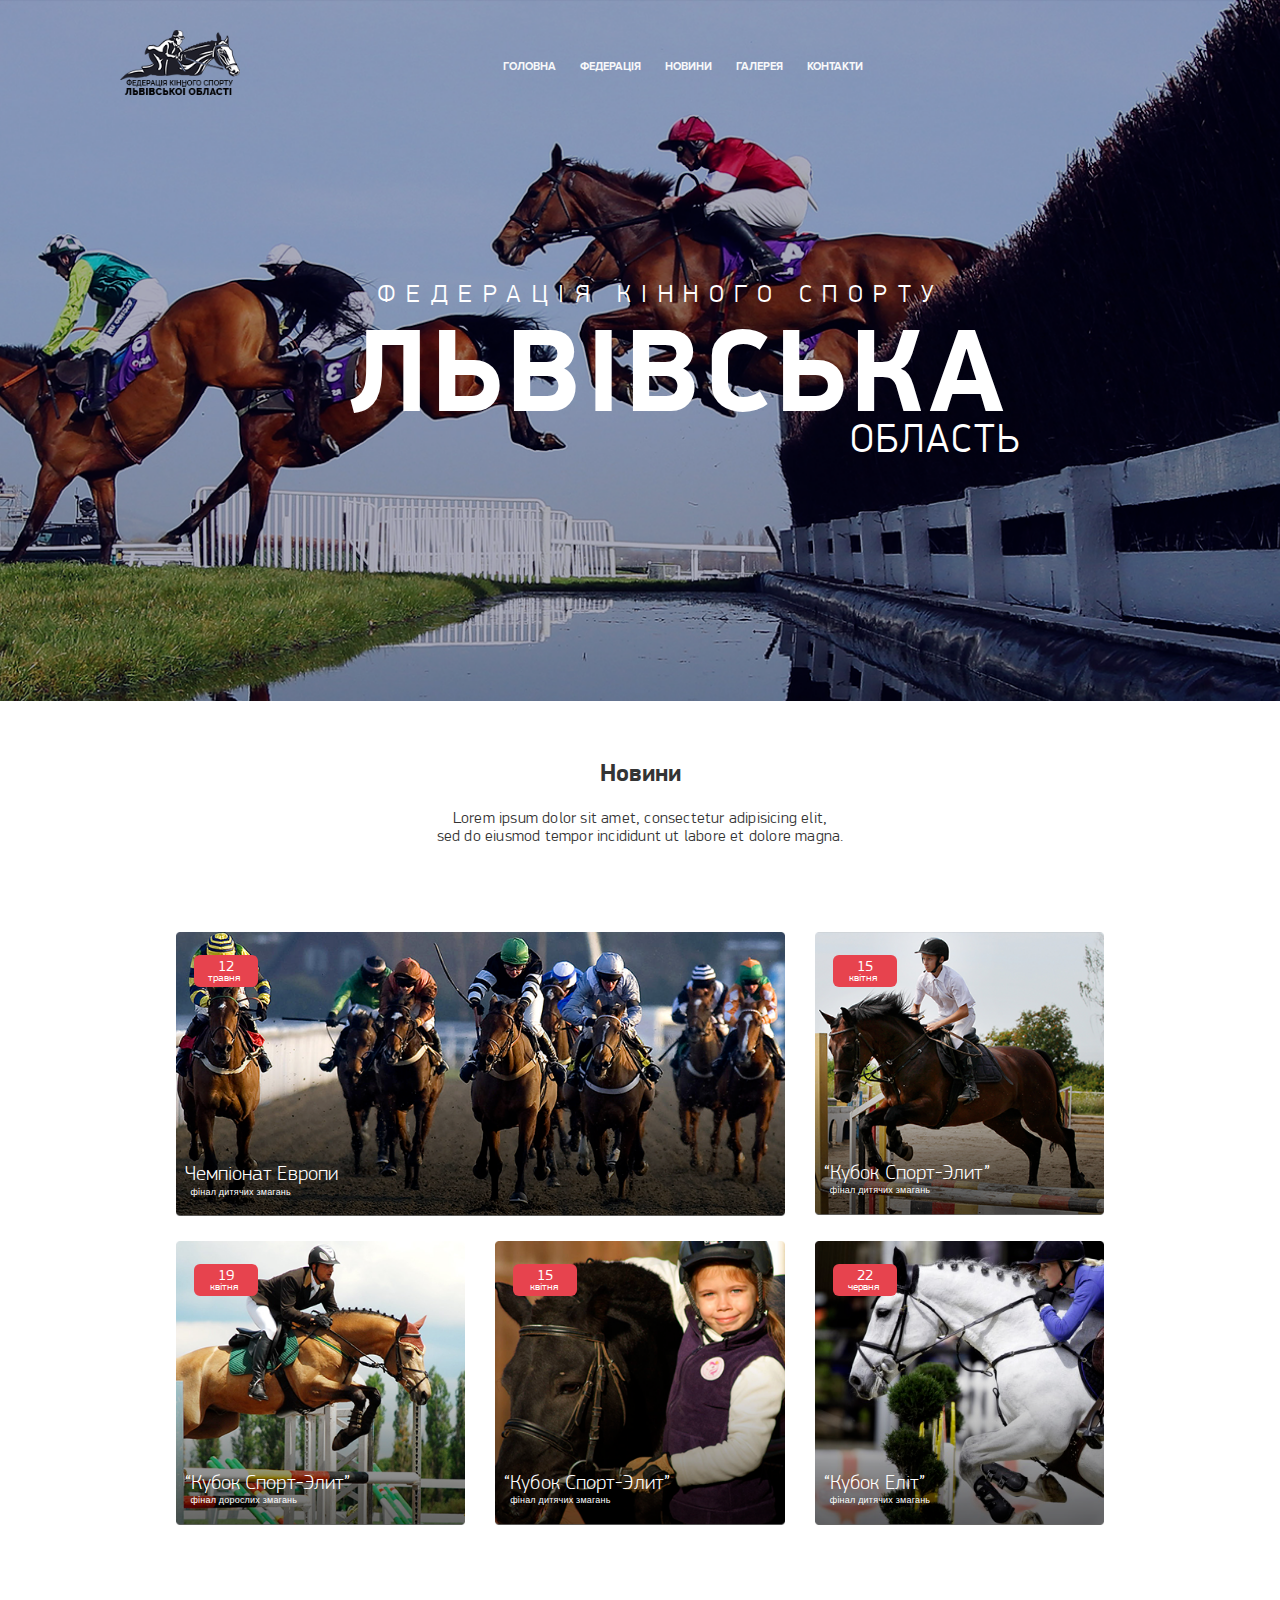
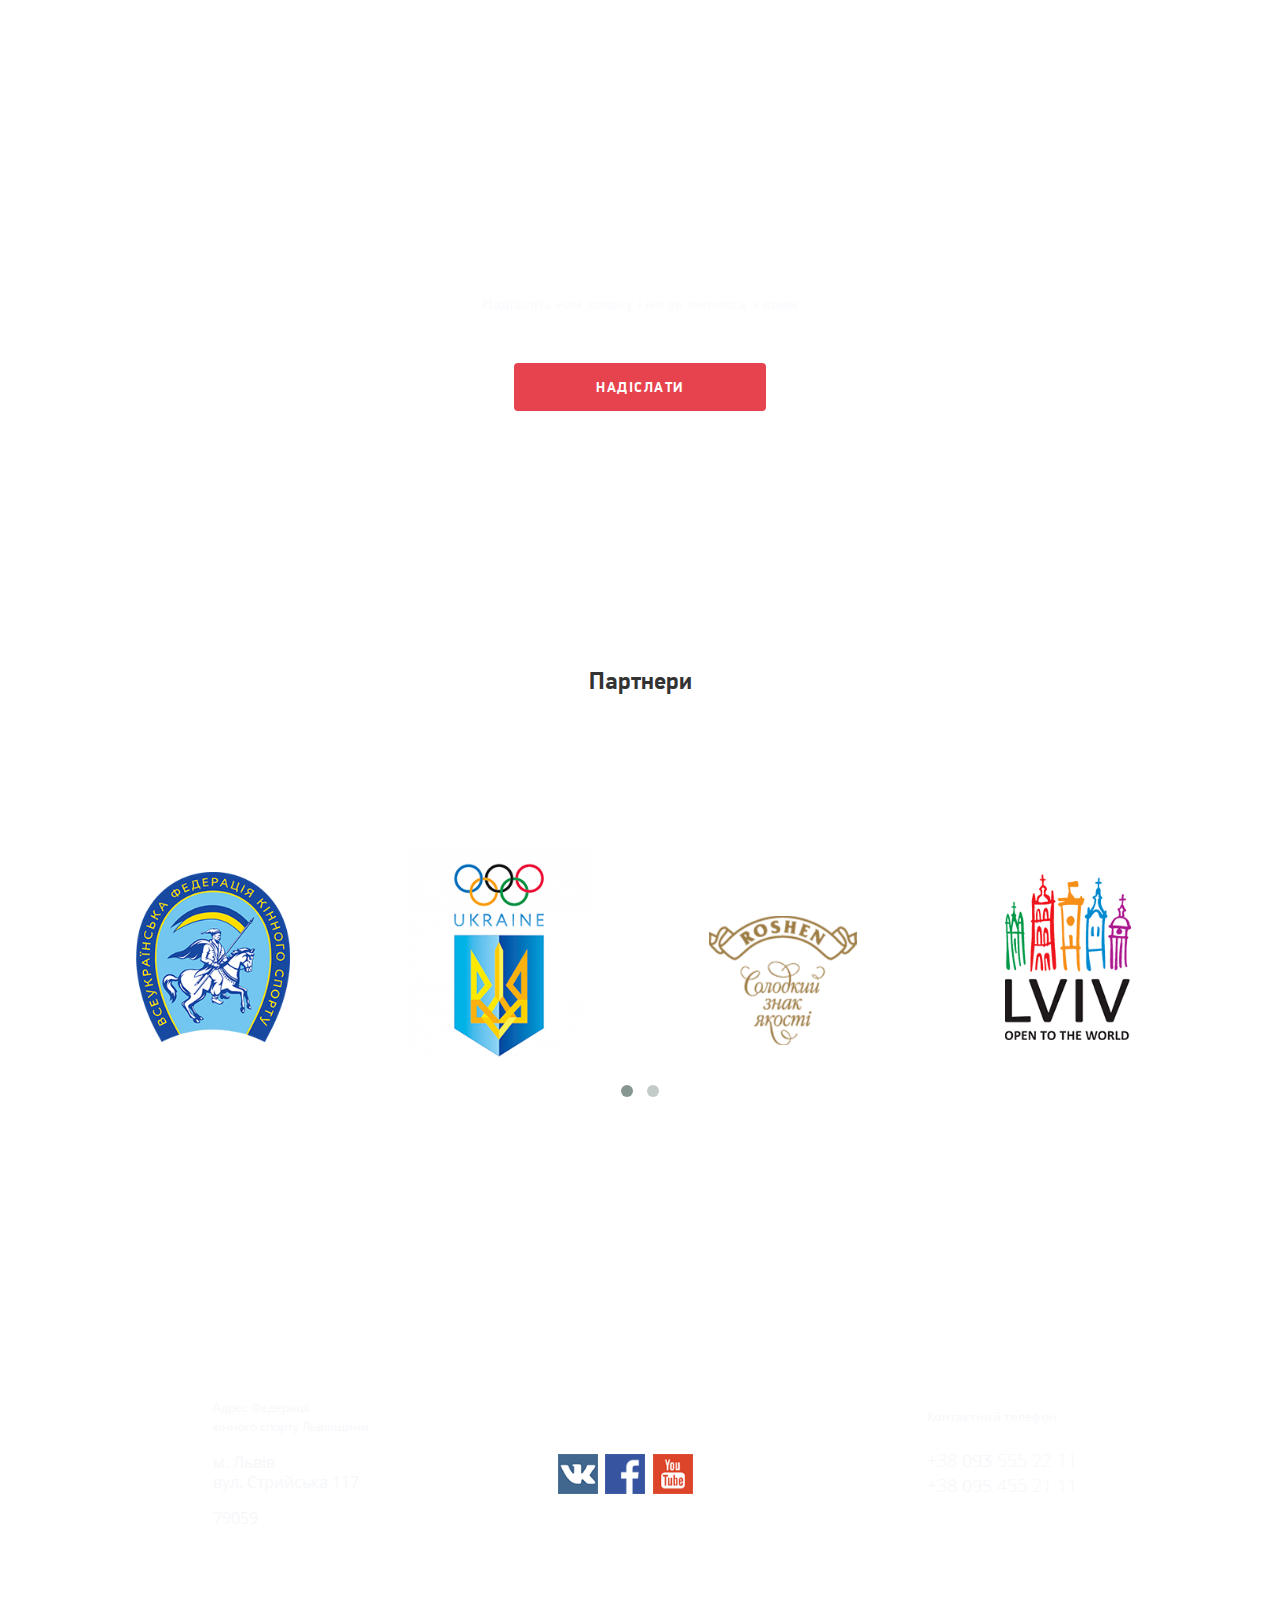
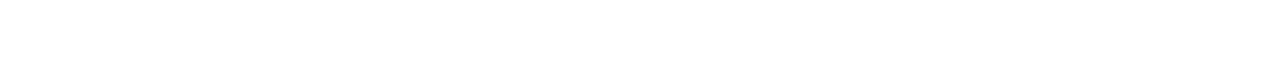
<file: index.html>
<!DOCTYPE html>
<html lang="en">
<head>
	<meta charset="utf-8">
	<meta http-equiv="X-UA-Compatible" content="IE=edge">
	<meta name="viewport" content="width=device-width, initial-scale=1">
	<title>horseback riding</title>
	<link rel="stylesheet" href="css/bootstrap.css">
	<link rel="stylesheet" href="css/style.css">
	<link rel="stylesheet" href="css/fonts.css">
	<!-- Important Owl stylesheet -->
	<link rel="stylesheet" href="css/owl.carousel.css">
	<!-- Default Theme -->
	<link rel="stylesheet" href="css/owl.theme.css">
	</head>
<body>
	<div id="top">
		<div class="bs-example bs-navbar-top-example" data-example-id="navbar-static-top">
			<nav class="navbar navbar-default navbar-static-top">
				<div class="container">
					<div class="navbar-header">
						<button type="button" class="navbar-toggle collapsed" data-toggle="collapse" data-target="#bs-example-navbar-collapse-8" aria-expanded="false">
							<span class="sr-only">Toggle navigation</span>
							<span class="icon-bar"></span>
							<span class="icon-bar"></span>
							<span class="icon-bar"></span>
						</button>
						<img class="img-responsive" src="images/logo.png" alt="horseback riding"></div>
					<div class="collapse navbar-collapse" id="bs-example-navbar-collapse-8">
						<ul class="nav navbar-nav">
							<li>
								<a href="#">головна</a>
							</li>
							<li>
								<a href="#">федерація</a>
							</li>
							<li>
								<a href="#">новини</a>
							</li>
							<li>
								<a href="#">галерея</a>
							</li>
							<li>
								<a href="#">контакти</a>
							</li>
						</ul>
					</div>
				</div>
			</nav>
		</div>
		<div class="container">
			<div class="organization">
				<h3 class="text-center">федерація кінного спорту</h3>
				<h1 class="text-center">львівська</h1>
				<h2 class="text-right">область</h2>
			</div>
		</div>
	</div>
	<div id="news">
		<div class="container">
			<h3 class="text-center">новини</h3>
			<p class="text-center">
				Lorem ipsum dolor sit amet, consectetur adipisicing elit,
				<br>sed do eiusmod tempor incididunt ut labore et dolore magna.</p>
			<div class="schedule">
				<div class="row">
					<div class="col-xs-12 col-sm-12 col-md-8 col-lg-8">
					<div class="image">
					<a href="#">
						<img class="img-responsive" src="images/news_image_1.png" alt="">
							<p>
								12
								<br>
								<span>травня</span>
							</p>
							<p>Чемпіонат Европи</p>
							<p>фінал дитячих змагань</p>
						</a>
					</div>
				</div>
					<div class="col-xs-12 col-sm-6 col-md-4 col-lg-4">
					<div class="image space">
					<a href="#">
					<img class="img-responsive " src="images/news_image_2.png" alt="">
							<p>
								15
								<br>
								<span>квітня</span>
							</p>
							<p>“Кубок Спорт-Элит”</p>
							<p>фінал дитячих змагань</p>
						</a>
						</div>
					</div>
					<div class="clearfix visible-md-block visible-lg-block"></div>
					<div class="col-xs-12 col-sm-6 col-md-4 col-lg-4">
					<div class="image room">
					<a href="#">
						<img class="img-responsive" src="images/news_image_3.png" alt="">
							<p>
								19
								<br>
								<span>квітня</span>
							</p>
							<p>“Кубок Спорт-Элит”</p>
							<p>фінал дорослих змагань</p>
						</a>
					</div>
					</div>
					<div class="col-xs-12 col-sm-6 col-md-4 col-lg-4">
					<div class="image room">
					<a href="#">
						<img class="img-responsive " src="images/news_image_4.png" alt="">
							<p>
								15
								<br>
								<span>квітня</span>
							</p>
							<p>“Кубок Спорт-Элит”</p>
							<p>фінал дитячих змагань</p>
						</a>
					</div>
					</div>
					<div class="col-xs-12 col-sm-6 col-md-4 col-lg-4">
					<div class="image room">
					<a href="#">
						<img class="img-responsive" src="images/news_image_5.png" alt="">
							<p>
								22
								<br>
								<span>червня</span>
							</p>
							<p>“Кубок Еліт”</p>
							<p>фінал дитячих змагань</p>
						</a>
					</div>
					</div>
				</div>
			</div>
		</div>
	</div>
	<div id="membership">
		<div class="container">
			<div class="row">
				<div class="col-xs-12 col-sm-12 col-md-12 col-lg-12">
				<div class="participant">
					<h1 class="text-center">бажаєш стати членом клубу?</h1>
					<p class="text-center">Надішліть нам заявку і ми зв'яжемось з вами</p>
					<a class="btn btn-default" href="#" role="button">НАДІСЛАТИ</a>
				</div>
				</div>
			</div>
		</div>
	</div>
	<div id="partners">
		<div class="container">
		<h3 class="text-center">Партнери</h3>
			<div id="owl-demo">
			          
			  <img class="ab" src="images/hb_riding.png" alt="Owl Image">
			  <img class="cd" src="images/ukraine.png" alt="Owl Image">
			  <img class="ef" src="images/roshen.png" alt="Owl Image">
			  <img class="gh" src="images/lviv.png" alt="Owl Image">
			  <img class="ab" src="images/hb_riding.png" alt="Owl Image">
			  <img class="cd" src="images/ukraine.png" alt="Owl Image">
			  <img class="ef" src="images/roshen.png" alt="Owl Image">
			  <img class="gh" src="images/lviv.png" alt="Owl Image">

			</div>
		</div>
		</div>
	<footer>
		<div class="container">
		<div class="contacts">
			<div class="row">
				<div class="col-xs-12 col-sm-12 col-md-4 col-lg-4">
				<div class="address">
							<h4>Адрес Федерації<br> кінного спорту Львівщини</h4>
							<p> м. Львів<br>
							вул. Стрийська 117 </p>
							<p>79059</p>
				</div>
				</div>
				<div class="col-xs-12 col-sm-12 col-md-4 col-lg-4">
				<div class="social">
					<a href="#">
						<img src="images/vk.png" alt=""></a>
					<a href="#">
						<img src="images/facebook.png" alt=""></a>
					<a href="#">
						<img src="images/youtube.png" alt=""></a>
				</div>
				</div>
				<div class="col-xs-12 col-sm-12 col-md-4 col-lg-4">
				<div class="phone">
						<h4>Контактний телефон</h4>
						<p>
							+38
							<span>093</span>
							555 22 11
							<br>
							+38
							<span>095</span>
							455 21 11
						</p>
				</div>
				</div>
			</div>
		</div>
		</div>
	</footer>
	<script src="https://ajax.googleapis.com/ajax/libs/jquery/1.11.3/jquery.min.js"></script>
	<script src="js/bootstrap.js"></script>
		<!--  jQuery 1.7+  -->
	<script src="js/jquery-1.9.1.min.js"></script>
	 
	<!-- Include js plugin -->
	<script src="js/owl.carousel.js"></script>
	<script>
		$(function() {
		  $('.navbar-toggle').click(function () {

		      $( ".organization" ).css({'margin-top':'0px'});
		});
		});
	</script>
	<script>
		$(document).ready(function() {
		 
		  $("#owl-demo").owlCarousel({
		 
		      autoPlay: 3000, //Set AutoPlay to 3 seconds
		 
		      items : 4,
		      autoWidth:true,
		      margin:10,
		      loop:true,
			  itemsCustom : false,
			  itemsDesktop : [1199,4],
			  itemsDesktopSmall : [980,3],
			  itemsTablet: [768,2],
			  itemsTabletSmall: false,
			  itemsMobile : [479,1],
		 
		  });
		 
		});
	</script>
</body>
</html>
</file>
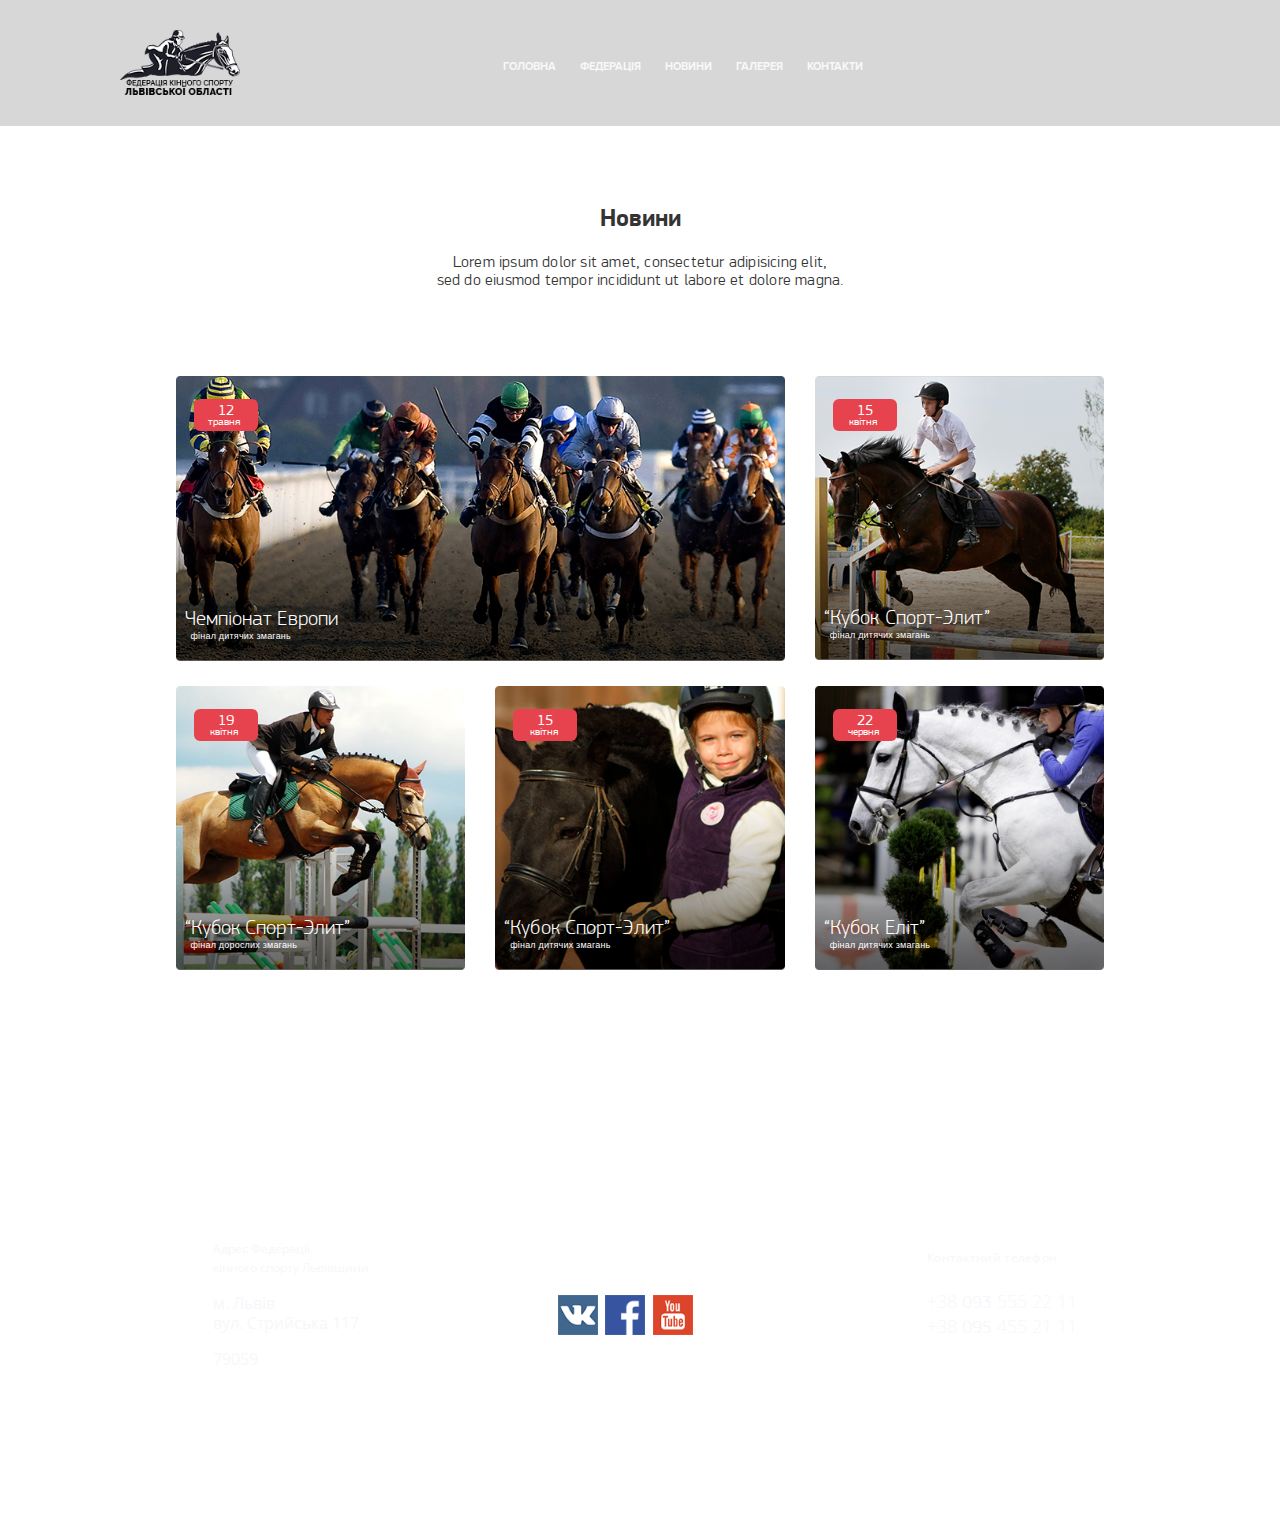
<file: index2.html>
<!DOCTYPE html>
<html lang="en">
<head>
	<meta charset="utf-8">
	<meta http-equiv="X-UA-Compatible" content="IE=edge">
	<meta name="viewport" content="width=device-width, initial-scale=1">
	<title>horseback riding</title>
	<link rel="stylesheet" href="css/bootstrap.css">
	<link rel="stylesheet" href="css/style.css">
	<link rel="stylesheet" href="css/fonts.css">
	</head>
<body>
	<div id="header">
		<div class="bs-example bs-navbar-top-example" data-example-id="navbar-static-top">
			<nav class="navbar navbar-default navbar-static-top">
				<div class="container">
					<div class="navbar-header">
						<button type="button" class="navbar-toggle collapsed" data-toggle="collapse" data-target="#bs-example-navbar-collapse-8" aria-expanded="false">
							<span class="sr-only">Toggle navigation</span>
							<span class="icon-bar"></span>
							<span class="icon-bar"></span>
							<span class="icon-bar"></span>
						</button>
						<img class="img-responsive" src="images/logo.png" alt="horseback riding"></div>
					<div class="collapse navbar-collapse" id="bs-example-navbar-collapse-8">
						<ul class="nav navbar-nav">
							<li>
								<a href="#">головна</a>
							</li>
							<li>
								<a href="#">федерація</a>
							</li>
							<li>
								<a href="#">новини</a>
							</li>
							<li>
								<a href="#">галерея</a>
							</li>
							<li>
								<a href="#">контакти</a>
							</li>
						</ul>
					</div>
				</div>
			</nav>
		</div>
	</div>
	<div id="news">
		<div class="container">
			<h3 class="text-center">новини</h3>
			<p class="text-center">
				Lorem ipsum dolor sit amet, consectetur adipisicing elit,
				<br>sed do eiusmod tempor incididunt ut labore et dolore magna.</p>
			<div class="schedule">
				<div class="row">
					<div class="col-xs-12 col-sm-12 col-md-8 col-lg-8">
					<div class="image">
					<a href="#">
						<img class="img-responsive" src="images/news_image_1.png" alt="">
							<p>
								12
								<br>
								<span>травня</span>
							</p>
							<p>Чемпіонат Европи</p>
							<p>фінал дитячих змагань</p>
						</a>
					</div>
				</div>
					<div class="col-xs-12 col-sm-6 col-md-4 col-lg-4">
					<div class="image space">
					<a href="#">
					<img class="img-responsive " src="images/news_image_2.png" alt="">
							<p>
								15
								<br>
								<span>квітня</span>
							</p>
							<p>“Кубок Спорт-Элит”</p>
							<p>фінал дитячих змагань</p>
						</a>
						</div>
					</div>
					<div class="clearfix visible-md-block visible-lg-block"></div>
					<div class="col-xs-12 col-sm-6 col-md-4 col-lg-4">
					<div class="image room">
					<a href="#">
						<img class="img-responsive" src="images/news_image_3.png" alt="">
							<p>
								19
								<br>
								<span>квітня</span>
							</p>
							<p>“Кубок Спорт-Элит”</p>
							<p>фінал дорослих змагань</p>
						</a>
					</div>
					</div>
					<div class="col-xs-12 col-sm-6 col-md-4 col-lg-4">
					<div class="image room">
					<a href="#">
						<img class="img-responsive " src="images/news_image_4.png" alt="">
							<p>
								15
								<br>
								<span>квітня</span>
							</p>
							<p>“Кубок Спорт-Элит”</p>
							<p>фінал дитячих змагань</p>
						</a>
					</div>
					</div>
					<div class="col-xs-12 col-sm-6 col-md-4 col-lg-4">
					<div class="image room">
					<a href="#">
						<img class="img-responsive" src="images/news_image_5.png" alt="">
							<p>
								22
								<br>
								<span>червня</span>
							</p>
							<p>“Кубок Еліт”</p>
							<p>фінал дитячих змагань</p>
						</a>
					</div>
					</div>
				</div>
			</div>
		</div>
	</div>
	<footer class="space">
		<div class="container">
		<div class="contacts">
			<div class="row">
				<div class="col-xs-12 col-sm-12 col-md-4 col-lg-4">
				<div class="address">
							<h4>Адрес Федерації<br> кінного спорту Львівщини</h4>
							<p> м. Львів<br>
							вул. Стрийська 117 </p>
							<p>79059</p>
				</div>
				</div>
				<div class="col-xs-12 col-sm-12 col-md-4 col-lg-4">
				<div class="social">
					<a href="#">
						<img src="images/vk.png" alt=""></a>
					<a href="#">
						<img src="images/facebook.png" alt=""></a>
					<a href="#">
						<img src="images/youtube.png" alt=""></a>
				</div>
				</div>
				<div class="col-xs-12 col-sm-12 col-md-4 col-lg-4">
				<div class="phone">
						<h4>Контактний телефон</h4>
						<p>
							+38
							<span>093</span>
							555 22 11
							<br>
							+38
							<span>095</span>
							455 21 11
						</p>
				</div>
				</div>
			</div>
		</div>
		</div>
	</footer>
	<script src="https://ajax.googleapis.com/ajax/libs/jquery/1.11.3/jquery.min.js"></script>
	<script src="js/bootstrap.js"></script>
</body>
</html>
</file>
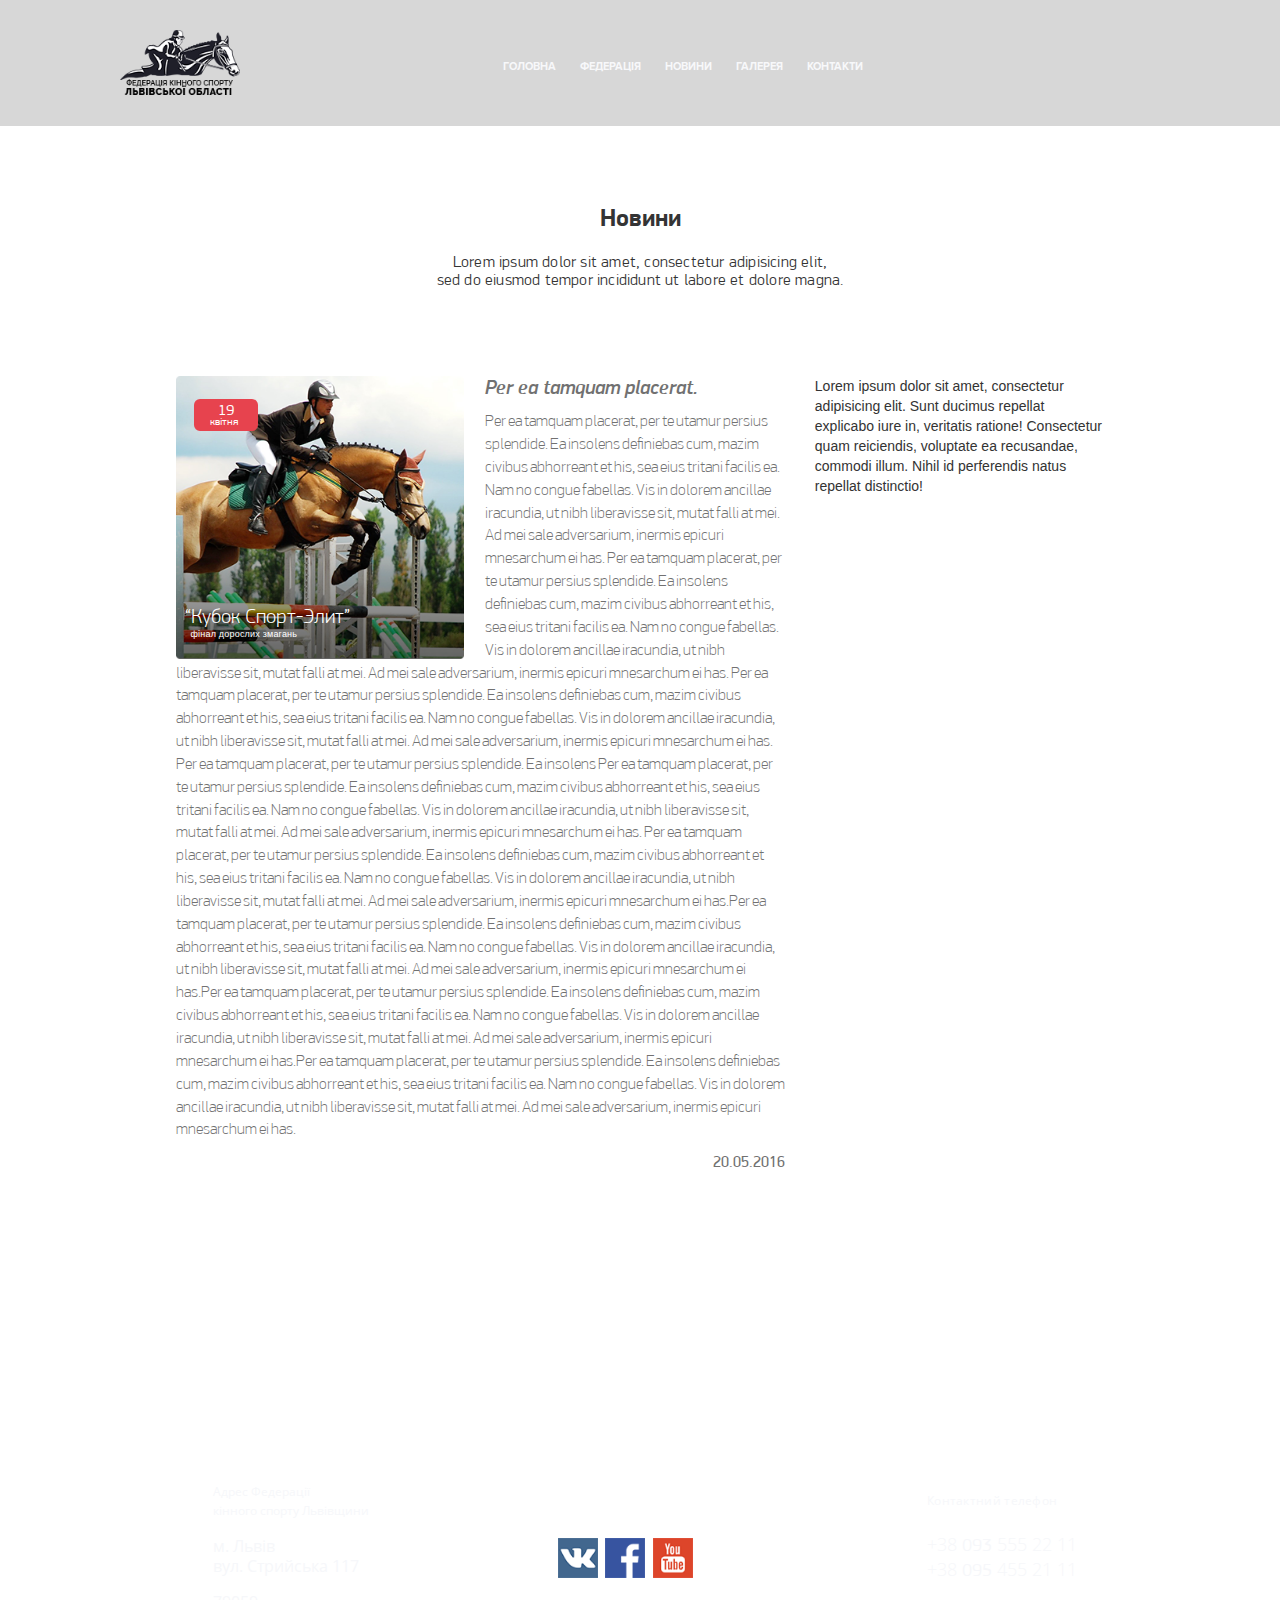
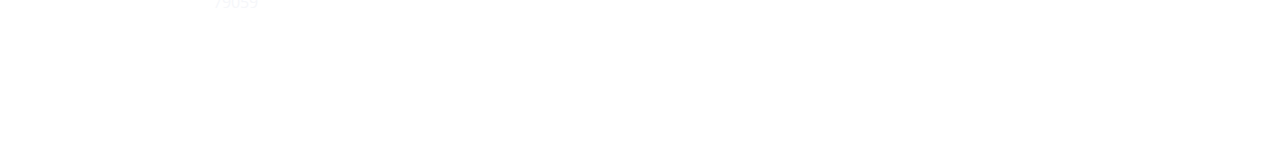
<file: index3.html>
<!DOCTYPE html>
<html lang="en">
<head>
	<meta charset="utf-8">
	<meta http-equiv="X-UA-Compatible" content="IE=edge">
	<meta name="viewport" content="width=device-width, initial-scale=1">
	<title>horseback riding</title>
	<link rel="stylesheet" href="css/bootstrap.css">
	<link rel="stylesheet" href="css/style.css">
	<link rel="stylesheet" href="css/fonts.css"></head>
<body>
	<div id="header">
		<div class="bs-example bs-navbar-top-example" data-example-id="navbar-static-top">
			<nav class="navbar navbar-default navbar-static-top">
				<div class="container">
					<div class="navbar-header">
						<button type="button" class="navbar-toggle collapsed" data-toggle="collapse" data-target="#bs-example-navbar-collapse-8" aria-expanded="false">
							<span class="sr-only">Toggle navigation</span>
							<span class="icon-bar"></span>
							<span class="icon-bar"></span>
							<span class="icon-bar"></span>
						</button>
						<img class="img-responsive" src="images/logo.png" alt="horseback riding"></div>
					<div class="collapse navbar-collapse" id="bs-example-navbar-collapse-8">
						<ul class="nav navbar-nav">
							<li>
								<a href="#">головна</a>
							</li>
							<li>
								<a href="#">федерація</a>
							</li>
							<li>
								<a href="#">новини</a>
							</li>
							<li>
								<a href="#">галерея</a>
							</li>
							<li>
								<a href="#">контакти</a>
							</li>
						</ul>
					</div>
				</div>
			</nav>
		</div>
	</div>
	<div id="news">
		<div class="container">
			<h3 class="text-center">новини</h3>
			<p class="text-center">
				Lorem ipsum dolor sit amet, consectetur adipisicing elit,
				<br>sed do eiusmod tempor incididunt ut labore et dolore magna.</p>
			<div class="schedule">
				<div class="row">
					<div class="col-xs-12 col-sm-8 col-md-8 col-lg-8">
						<div class="image room content">
							<a href="#">
								<img class="img-responsive" src="images/news_image_3.png" alt="">
								<p>
									19
									<br>
									<span>квітня</span>
								</p>
								<p>“Кубок Спорт-Элит”</p>
								<p>фінал дорослих змагань</p>
							</a>
						</div>
						<div class="textnews">
							<h3>Per ea tamquam placerat.</h3>
							<p>
								Per ea tamquam placerat, per te utamur persius splendide. Ea insolens definiebas cum, mazim civibus abhorreant et his, sea eius tritani facilis ea. Nam no congue fabellas. Vis in dolorem ancillae iracundia, ut nibh liberavisse sit, mutat falli at mei. Ad mei sale adversarium, inermis epicuri mnesarchum ei has.
							Per ea tamquam placerat, per te utamur persius splendide. Ea insolens definiebas cum, mazim civibus abhorreant et his, sea eius tritani facilis ea. Nam no congue fabellas. Vis in dolorem ancillae iracundia, ut nibh liberavisse sit, mutat falli at mei. Ad mei sale adversarium, inermis epicuri mnesarchum ei has.
							Per ea tamquam placerat, per te utamur persius splendide. Ea insolens definiebas cum, mazim civibus abhorreant et his, sea eius tritani facilis ea. Nam no congue fabellas. Vis in dolorem ancillae iracundia, ut nibh liberavisse sit, mutat falli at mei. Ad mei sale adversarium, inermis epicuri mnesarchum ei has.
							Per ea tamquam placerat, per te utamur persius splendide. Ea insolens Per ea tamquam placerat, per te utamur persius splendide. Ea insolens definiebas cum, mazim civibus abhorreant et his, sea eius tritani facilis ea. Nam no congue fabellas. Vis in dolorem ancillae iracundia, ut nibh liberavisse sit, mutat falli at mei. Ad mei sale adversarium, inermis epicuri mnesarchum ei has. Per ea tamquam placerat, per te utamur persius splendide. Ea insolens definiebas cum, mazim civibus abhorreant et his, sea eius tritani facilis ea. Nam no congue fabellas. Vis in dolorem ancillae iracundia, ut nibh liberavisse sit, mutat falli at mei. Ad mei sale adversarium, inermis epicuri mnesarchum ei has.Per ea tamquam placerat, per te utamur persius splendide. Ea insolens definiebas cum, mazim civibus abhorreant et his, sea eius tritani facilis ea. Nam no congue fabellas. Vis in dolorem ancillae iracundia, ut nibh liberavisse sit, mutat falli at mei. Ad mei sale adversarium, inermis epicuri mnesarchum ei has.Per ea tamquam placerat, per te utamur persius splendide. Ea insolens definiebas cum, mazim civibus abhorreant et his, sea eius tritani facilis ea. Nam no congue fabellas. Vis in dolorem ancillae iracundia, ut nibh liberavisse sit, mutat falli at mei. Ad mei sale adversarium, inermis epicuri mnesarchum ei has.Per ea tamquam placerat, per te utamur persius splendide. Ea insolens definiebas cum, mazim civibus abhorreant et his, sea eius tritani facilis ea. Nam no congue fabellas. Vis in dolorem ancillae iracundia, ut nibh liberavisse sit, mutat falli at mei. Ad mei sale adversarium, inermis epicuri mnesarchum ei has.
							</p>
							<span>20.05.2016</span>
						</div>
					</div>
					<div class="col-xs-12 col-sm-4 col-md-4 col-lg-4">
						<p>
							Lorem ipsum dolor sit amet, consectetur adipisicing elit. Sunt ducimus repellat explicabo iure in, veritatis ratione! Consectetur quam reiciendis, voluptate ea recusandae, commodi illum. Nihil id perferendis natus repellat distinctio!
						</p>
					</div>
				</div>
			</div>
		</div>
	</div>
	<footer class="space">
		<div class="container">
			<div class="contacts">
				<div class="row">
					<div class="col-xs-12 col-sm-12 col-md-4 col-lg-4">
						<div class="address">
							<h4>
								Адрес Федерації
								<br>кінного спорту Львівщини</h4>
							<p>
								м. Львів
								<br>вул. Стрийська 117</p>
							<p>79059</p>
						</div>
					</div>
					<div class="col-xs-12 col-sm-12 col-md-4 col-lg-4">
						<div class="social">
							<a href="#">
								<img src="images/vk.png" alt=""></a>
							<a href="#">
								<img src="images/facebook.png" alt=""></a>
							<a href="#">
								<img src="images/youtube.png" alt=""></a>
						</div>
					</div>
					<div class="col-xs-12 col-sm-12 col-md-4 col-lg-4">
						<div class="phone">
							<h4>Контактний телефон</h4>
							<p>
								+38
								<span>093</span>
								555 22 11
								<br>
								+38
								<span>095</span>
								455 21 11
							</p>
						</div>
					</div>
				</div>
			</div>
		</div>
	</footer>
	<script src="https://ajax.googleapis.com/ajax/libs/jquery/1.11.3/jquery.min.js"></script>
	<script src="js/bootstrap.js"></script>
</body>
</html>
</file>
<file: css/style.css>
#top {
	background-image: url(../images/bg_header.png);
	background-repeat: no-repeat;
	background-size: cover;
	background-position: center;
	background-attachment: fixed;
}

.navbar-header img {
	max-width: 120px;
	padding-top: 30px;
	margin-left: 50px;

}

.navbar-default {
	background-color: transparent;
	border-color: transparent;

}

.navbar-nav {
	float: none;
	margin: auto;
	max-width: 535px;
	padding-top: 40px;
	padding-left: 130px;

}

.navbar-default .navbar-nav > li > a {
	text-transform: uppercase;
	color: #f7f8fa;
	font-size: 11px;
	font-family: "PNB";
	padding: 17px 24px 0 0;

}

.navbar-default .navbar-nav > li > a:hover, .navbar-default .navbar-nav > li > a:focus {
	color: #fff;
	background-color: #94a4c0;
	padding: 15px 15px;
	margin: 2px 9px 0 -15px;

}

.organization {
	max-width: 762px;
	margin: auto;
	padding: 121px 0 231px;

}

.organization h1, h2, h3 {
	color: #ffffff;
	text-transform: uppercase;

}

.organization h2 {
	font-family: 'PDDPL';
	font-size: 40px;
	letter-spacing: 2px;
	margin-top: -28px;

}

.organization h1 {
	font-family: 'PDDPB';
	font-size: 118px;
	margin-top: -13px;
	letter-spacing: 5px;
	padding-left: 80px;

}

.organization h3 {
	font-family: 'PDDPL';
	font-size: 25px;
	letter-spacing: 10.5px;
	padding-left: 41px;
	padding-top: 23px;

}

#news h3.text-center {
	color: #343435;
	font-family: "PDDPB";
	text-transform: capitalize;
	font-size: 25px;
	padding: 38px 0 12px;

}

#news p.text-center {
	font-family: "PDDPL";
	font-size: 16px;
	max-width: 460px;
	margin: auto;
	line-height: 18px;
	letter-spacing: 0.2px;
	padding: 0 0px 87px 0;

}

.image {
	position: relative;
	overflow: hidden;

}

img.full {
	max-width: 100% !important;

}

.image img {
	-moz-transition: all 1s ease-out;
	-o-transition: all 1s ease-out;
	-webkit-transition: all 1s ease-out;
}

.image img:hover {
	-webkit-transform: scale(1.1);
	-moz-transform: scale(1.1);
	-o-transform: scale(1.1);
}

.image p:nth-child(2) {
	font-family: "PSSPR";
	line-height: 10px;
	padding-top: 6px;
	top: 23px;
	width: 64px;
	background-color: #e7434e;
	border-radius: 6px;
	height: 32px;
	text-align: center;
	font-size: 15px;
	left: 18px;
	position: absolute;
	color: #fff;
}
.image p:nth-child(3) {
	position: absolute;
	color: #fff;
	font-size: 21px;
	font-family: "PSSPL";
	bottom: 18px;
	left: 9px;
	letter-spacing: 0.1px;

}

.image p:nth-child(4) {
	bottom: 8px;
	position: absolute;
	font-size: 9px;
	left: 15px;
	letter-spacing: 0.2px;
	color: #fff;

}

.image span {
	padding-right: 3px;
	font-size: 11px;

}
.image.room {
    margin-top: 25px;
}

.btn-default:active:focus {
	color: #fff;
	border-color: #e7434e;
	background-color: #e7434e;
	outline: none;

}

.btn-default:hover {
	box-shadow: 0 0 20px rgba(0, 0, 0, 0.6);

}

#membership {
	background-image: url(../images/bg_membership.png);
	background-size: cover;
	background-repeat: no-repeat;
	background-position: center;
	background-attachment: fixed;

}

.btn-default {
	margin: 0 auto;
	width: 200px;
	display: block;

}

footer {
	background-image: url(../images/bg_footer.png);
	background-size: cover;;
	background-repeat: no-repeat;
	background-position: center;
	background-attachment: fixed;

}

.schedule {
	margin: auto;
	height: 732px;
	max-width: 929px;

}

#membership h1 {
	color: #fff;
	font-family: "PDDPB";
	text-transform: uppercase;
	font-size: 39px;
	letter-spacing: 3.3px;

}

#membership p {
	color: #f9fafe;
	padding-top: 9px;
	font-size: 15px;
	font-family: "PDDPL";
	letter-spacing: 1px;

}

a.btn.btn-default {
	margin-top: 47px;
	width: 252px;
	padding: 14px 0px 14px 0px;
	background-color: #e7434e;
	color: #fff;
	border: none;
	font-family: "PDDPB";
	border-radius: 4px;
	letter-spacing: 1.5px;

}

#partners h3 {
	color: #333333;
	text-transform: capitalize;
	font-family: "PDDPB";
	padding: 111px 0 110px;

}

.address {
	width: 195px;
	margin: auto;
	font-family: "OPR";

}

.address h4 {
	font-size: 12px;
	line-height: 19px;

}

.address p {
	padding-top: 6px;
	font-size: 16px;
	line-height: 20px;

}

.address p {
	padding-top: 6px;
	font-size: 16px;
	line-height: 20px;

}

.social {
	width: 165px;
	margin: 66px auto 0;

}

.social img {
	width: 40px;
	margin: 0 4px 0 0;

}

.social img {
	width: 40px;
	margin: 0 4px 0 0;

}

.phone {
	width: 193px;
	padding-top: 12px;
	float: right;

}

.phone h4 {
	font-family: "OPR";
	font-size: 12px;
	letter-spacing: 0.3px;

}

.phone p {
	font-size: 18px;
	font-family: "OPL";
	padding: 15px 0px 0 0px;
	line-height: 24px;

}

.phone span {
	font-family: "PSSPR";

}

.contacts {
	margin: auto;
	color: #f6f7fa;
	max-width: 960px;
	padding: 121px 0 139px;

}

.participant {
	padding: 149px 0 126px;

}

.owl-carousel .owl-wrapper-outer {
    overflow: hidden;
    position: relative;
    width: 100% !important;
    margin: 0 auto;
}
.owl-carousel .owl-wrapper, .owl-carousel .owl-item {
    padding: 30px 0 0 0;
}
.owl-carousel {
	padding-bottom: 160px;
}
img.ab {
    width: 154px;
    margin: -2px auto 0 auto;
    display: block;
}

img.cd {
    width: 188px;
    display: block;
    margin: -28px auto 0;
}

img.ef {
    width: 148px;
    margin: 42px auto 0;
    display: block;
}

img.gh {
    width: 126px;
    margin: 0px auto;
    display: block;
}
@media  (max-width: 767px) {
	#top {
	background-image: url(../images/bg_header.png);
	background-size: cover;
	background-repeat: no-repeat;
	background-position: center;
}
.navbar-header img {
    margin-left: 15px;
    width: 110px;
    padding: 15px 0;
}
.navbar-default {
	background-color: transparent;
	border-color: transparent;
}
.navbar-nav {
	padding-left: 0px;;
	padding-top: 0px;
	margin: auto;
	float: none;
	text-align: center;
	max-width: 100%;
}
.navbar-default .navbar-nav > li > a{
    text-transform: uppercase;
    font-size: 11px;
    font-family: "PNB";
    color: #f7f8fa;
    padding: 15px 0px 15px 0;
}
.navbar-default .navbar-nav > li > a:hover, .navbar-default .navbar-nav > li > a:focus {
    color: #fff;
    background-color: #94a4c0;
    padding: 15px 15px;
    margin: 0px 0px 0 0px;
}
.navbar-default .navbar-toggle {
    border-color: #fff;
    background-color: #fff;
    margin-top: 15px;
}
.organization {
	margin-top: 141px;
	width: 300px;
	margin: auto;
}
.organization h1, h2, h3 {
    color: #ffffff;
    text-transform: uppercase;
}
.organization h2 {
	font-family: 'PDDPL';
	font-size: 30px;
	letter-spacing: 2px;
	margin-top: -20px;
}
.organization h1 {
	font-family: 'PDDPB';
	font-size: 50px;
	margin-top: -13px;
	letter-spacing: 5px;
	padding-left: 0px;
}
.organization h3 {
	font-family: 'PDDPL';
	font-size: 20px;
	letter-spacing: 10.5px;
	padding-top: 20px;
	padding-left: 0px;
}
#membership {
	margin-top: 50px;
}
#partners h3 {
	padding-top: 20px;
}
.contacts {
    margin: 25px auto 0;
}
.social {
    width: 140px;
    margin: 30px auto 0;
}
.phone {
    width: 152px;
    float: none;
    margin: 15px auto 0;;
}
.address {
    width: 156px;
}
.space {
	margin-top: 25px;
}
}
@media (min-width: 768px) and (max-width: 991px) {
.organization {
	margin: 141px auto 0;
	max-width: 680px;
}
.organization h1, h2, h3 {
    color: #ffffff;
    text-transform: uppercase;
}
.organization h2 {
	font-family: 'PDDPL';
	font-size: 40px;
	letter-spacing: 2px;
	margin-top: -28px;
}
.organization h1 {
	font-family: 'PDDPB';
	font-size: 118px;
	margin-top: -13px;
	letter-spacing: 5px;
	padding-left: 0px;
}
.organization h3 {
	font-family: 'PDDPL';
	font-size: 25px;
	letter-spacing: 10.5px;
	padding-top: 23px;
	padding-left: 0px;
}
#membership {
	margin-top: 50px;
}
#partners h3 {
	padding-top: 20px;
}
.contacts {
    margin: 25px auto 0;
}
.social {
    width: 140px;
    margin: 30px auto 0;
}
.phone {
    width: 152px;
    float: none;
    margin: 15px auto 0;;
}
.address {
    width: 156px;
}
.space {
	margin-top: 25px;
}
}
@media (min-width: 992px) and (max-width: 1199px) {

}

/*Page 2*/

div#header {
	background-color: #d7d7d7;
}
#header .navbar-header img {
    padding: 30px 0;
}
#header .navbar-default .navbar-nav > li > a:hover, .navbar-default .navbar-nav > li > a:focus {
    background-color: #dcdcdc;
}

/*Page 3*/

.image.room.content {
    margin: 0 20px 0 0;
    max-width: 289px;
    float: left;
}
.textnews {
	padding-bottom: 200px;
}
.textnews h3 {
	font-family: "PDDPMI";
	color: #717171 !important;
	text-transform: none;
	margin: 0 0 12px 0;
	font-size: 20px;
}
.textnews p {
    font-family: "PDDPTH";
    color: #717171;
    font-size: 16px;
    word-spacing: -1px;
}
.textnews span {
    float: right;
    font-family: "PDDPR";
    color: #717171;
    font-size: 16px;
}
</file>
<file: css/fonts.css>
@font-face {
    font-family: 'PNB';
    src: url(../fonts/Proxima%20Nova%20Bold.otf);
}
@font-face {
    font-family: 'PDDPR';
    src: url(../fonts/pfdindisplaypro-reg.ttf);
}
@font-face {
    font-family: 'PDDPB';
    src: url(../fonts/pfdindisplaypro-bold.ttf);
}
@font-face {
    font-family: 'PDDPL';
    src: url(../fonts/pfdindisplaypro-light.ttf);
}
@font-face {
    font-family: 'PSSPR';
    src: url(../fonts/PF%20Square%20Sans%20Pro%20Regular.ttf);
}
@font-face {
    font-family: 'PSSPL';
    src: url(../fonts/PF%20Square%20Sans%20Pro%20Light.ttf);
}
@font-face {
    font-family: 'OPR';
    src: url(../fonts/OpenSans-Regular.ttf);
}
@font-face {
    font-family: 'OPL';
    src: url(../fonts/OpenSans-Light.ttf);
}
@font-face {
    font-family: 'PDDPMI';
    src: url(../fonts/pfdindisplaypro-medital.ttf);
}
@font-face {
    font-family: 'PDDPTH';
    src: url(../fonts/pfdindisplaypro-thin.ttf);
}
</file>
